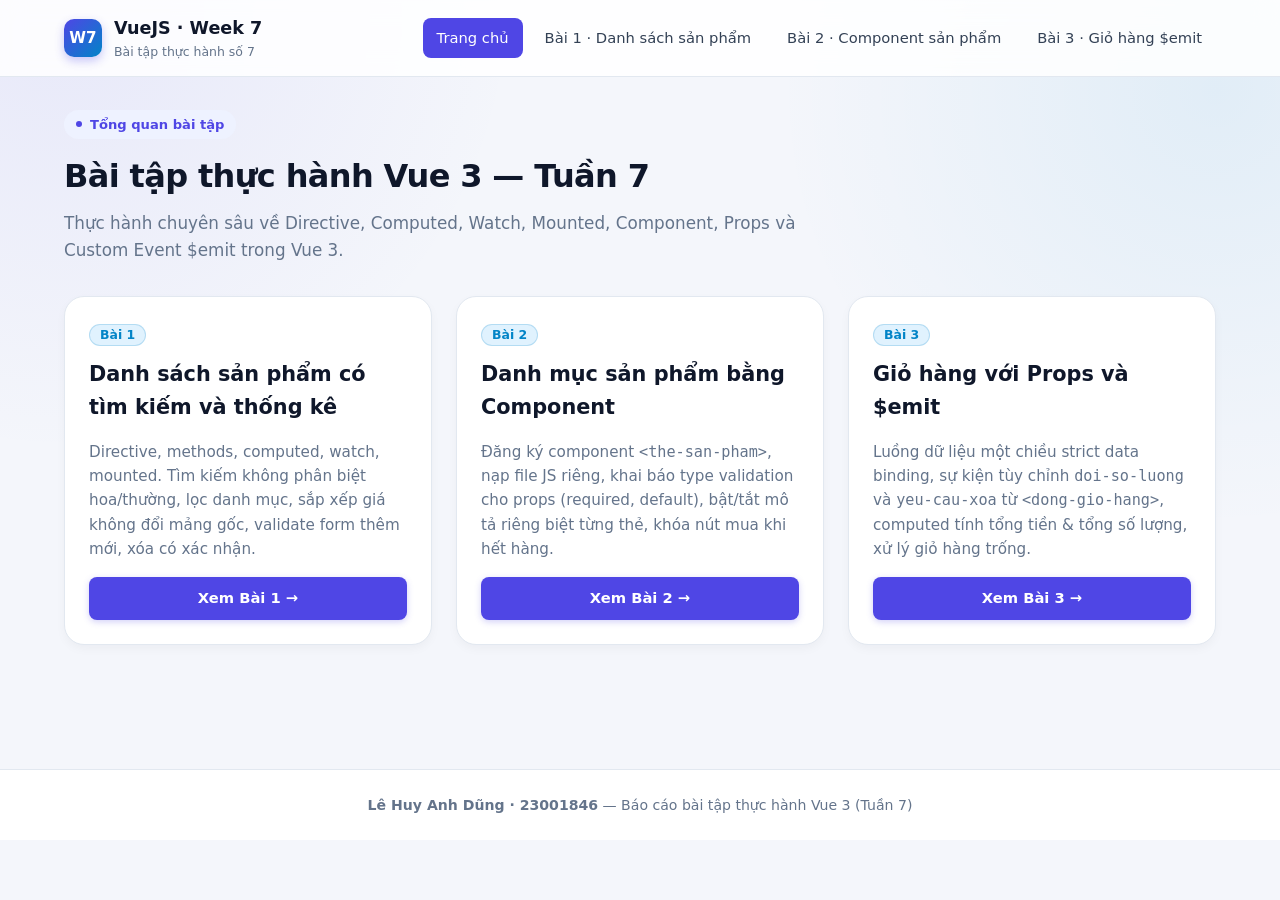
<file: week_7/index.html>
<!DOCTYPE html>
<html lang="vi">
<head>
  <meta charset="UTF-8" />
  <meta name="viewport" content="width=device-width, initial-scale=1.0" />
  <title>Bài tập thực hành Vue 3 · Tuần 7</title>
  <link rel="stylesheet" href="assets/style.css" />
</head>
<body>
  <header class="topbar">
    <div class="topbar__inner">
      <a class="brand" href="index.html">
        <span class="brand__mark">W7</span>
        <span>
          VueJS · Week 7
          <small>Bài tập thực hành số 7</small>
        </span>
      </a>
      <nav class="nav" aria-label="Điều hướng chính">
        <a class="is-active" href="index.html">Trang chủ</a>
        <a href="bai1.html">Bài 1 · Danh sách sản phẩm</a>
        <a href="bai2.html">Bài 2 · Component sản phẩm</a>
        <a href="bai3.html">Bài 3 · Giỏ hàng $emit</a>
      </nav>
    </div>
  </header>

  <main class="page">
    <div class="page-head">
      <span class="eyebrow"><span class="eyebrow__dot"></span>Tổng quan bài tập</span>
      <h1>Bài tập thực hành Vue 3 — Tuần 7</h1>
      <p>
        Thực hành chuyên sâu về Directive, Computed, Watch, Mounted, Component, Props và Custom Event $emit trong Vue 3.
      </p>
    </div>

    <div class="products-grid" style="grid-template-columns: repeat(auto-fit, minmax(320px, 1fr));">
      <!-- Card Bài 1 -->
      <article class="panel" style="margin-bottom: 0; display: flex; flex-direction: column; justify-content: space-between;">
        <div>
          <span class="badge badge--accent" style="margin-bottom: 12px;">Bài 1</span>
          <h2 style="margin: 0 0 8px; font-size: 1.3rem;">Danh sách sản phẩm có tìm kiếm và thống kê</h2>
          <p style="color: var(--muted); font-size: 0.95rem; margin-bottom: 16px;">
            Directive, methods, computed, watch, mounted. Tìm kiếm không phân biệt hoa/thường, lọc danh mục, sắp xếp giá không đổi mảng gốc, validate form thêm mới, xóa có xác nhận.
          </p>
        </div>
        <a class="btn btn--primary" href="bai1.html">Xem Bài 1 &rarr;</a>
      </article>

      <!-- Card Bài 2 -->
      <article class="panel" style="margin-bottom: 0; display: flex; flex-direction: column; justify-content: space-between;">
        <div>
          <span class="badge badge--accent" style="margin-bottom: 12px;">Bài 2</span>
          <h2 style="margin: 0 0 8px; font-size: 1.3rem;">Danh mục sản phẩm bằng Component</h2>
          <p style="color: var(--muted); font-size: 0.95rem; margin-bottom: 16px;">
            Đăng ký component <code>&lt;the-san-pham&gt;</code>, nạp file JS riêng, khai báo type validation cho props (required, default), bật/tắt mô tả riêng biệt từng thẻ, khóa nút mua khi hết hàng.
          </p>
        </div>
        <a class="btn btn--primary" href="bai2.html">Xem Bài 2 &rarr;</a>
      </article>

      <!-- Card Bài 3 -->
      <article class="panel" style="margin-bottom: 0; display: flex; flex-direction: column; justify-content: space-between;">
        <div>
          <span class="badge badge--accent" style="margin-bottom: 12px;">Bài 3</span>
          <h2 style="margin: 0 0 8px; font-size: 1.3rem;">Giỏ hàng với Props và $emit</h2>
          <p style="color: var(--muted); font-size: 0.95rem; margin-bottom: 16px;">
            Luồng dữ liệu một chiều strict data binding, sự kiện tùy chỉnh <code>doi-so-luong</code> và <code>yeu-cau-xoa</code> từ <code>&lt;dong-gio-hang&gt;</code>, computed tính tổng tiền &amp; tổng số lượng, xử lý giỏ hàng trống.
          </p>
        </div>
        <a class="btn btn--primary" href="bai3.html">Xem Bài 3 &rarr;</a>
      </article>
    </div>
  </main>

  <footer class="footer">
    <strong>Lê Huy Anh Dũng · 23001846</strong> — Báo cáo bài tập thực hành Vue 3 (Tuần 7)
  </footer>
</body>
</html>
</file>
<file: week_7/assets/style.css>
/* =========================================================
   Week 7 - Vue 3 Component & Reactive Practice
   Giao diện dùng chung cho Bài 1, Bài 2, Bài 3
   ========================================================= */

*,
*::before,
*::after {
  box-sizing: border-box;
}

:root {
  --bg: #f4f6fb;
  --surface: #ffffff;
  --surface-subtle: #f8fafc;
  --ink: #0f172a;
  --ink-soft: #334155;
  --muted: #64748b;
  --line: #e2e8f0;
  
  --primary: #4f46e5;
  --primary-hover: #4338ca;
  --primary-soft: #eef2ff;
  
  --accent: #0284c7;
  --accent-soft: #e0f2fe;
  
  --success: #10b981;
  --success-soft: #ecfdf5;
  
  --warning: #f59e0b;
  --warning-soft: #fffbeb;
  
  --danger: #ef4444;
  --danger-soft: #fef2f2;
  
  --radius-lg: 20px;
  --radius-md: 12px;
  --radius-sm: 8px;
  
  --shadow-sm: 0 4px 12px -2px rgba(15, 23, 42, 0.05);
  --shadow-md: 0 12px 28px -6px rgba(15, 23, 42, 0.08);
  --shadow-lg: 0 20px 40px -10px rgba(15, 23, 42, 0.12);
}

body {
  min-height: 100vh;
  margin: 0;
  color: var(--ink);
  background:
    radial-gradient(circle at 5% 0%, rgba(79, 70, 229, 0.08), transparent 30%),
    radial-gradient(circle at 95% 10%, rgba(2, 132, 199, 0.08), transparent 30%),
    var(--bg);
  font-family: system-ui, -apple-system, "Segoe UI", Roboto, Helvetica, Arial, sans-serif;
  line-height: 1.6;
  -webkit-font-smoothing: antialiased;
}

[v-cloak] {
  display: none !important;
}

/* --- Layout Structure --- */
.topbar {
  position: sticky;
  top: 0;
  z-index: 50;
  background: rgba(255, 255, 255, 0.85);
  backdrop-filter: blur(12px);
  border-bottom: 1px solid var(--line);
}

.topbar__inner {
  max-width: 1200px;
  margin: 0 auto;
  padding: 14px 24px;
  display: flex;
  align-items: center;
  justify-content: space-between;
  gap: 16px;
  flex-wrap: wrap;
}

.brand {
  display: flex;
  align-items: center;
  gap: 12px;
  text-decoration: none;
  color: var(--ink);
  font-weight: 700;
  font-size: 1.1rem;
}

.brand__mark {
  width: 38px;
  height: 38px;
  border-radius: 10px;
  background: linear-gradient(135deg, var(--primary), var(--accent));
  color: #fff;
  display: flex;
  align-items: center;
  justify-content: center;
  font-weight: 800;
  font-size: 0.95rem;
  box-shadow: 0 4px 10px rgba(79, 70, 229, 0.3);
}

.brand small {
  display: block;
  font-weight: 400;
  font-size: 0.78rem;
  color: var(--muted);
}

.nav {
  display: flex;
  align-items: center;
  gap: 8px;
}

.nav a {
  padding: 8px 14px;
  border-radius: var(--radius-sm);
  color: var(--ink-soft);
  text-decoration: none;
  font-size: 0.92rem;
  font-weight: 500;
  transition: all 0.2s ease;
}

.nav a:hover {
  background: var(--primary-soft);
  color: var(--primary);
}

.nav a.is-active {
  background: var(--primary);
  color: #fff;
}

.page {
  max-width: 1200px;
  margin: 0 auto;
  padding: 32px 24px 64px;
}

.page-head {
  margin-bottom: 32px;
}

.eyebrow {
  display: inline-flex;
  align-items: center;
  gap: 8px;
  padding: 4px 12px;
  background: var(--primary-soft);
  color: var(--primary);
  border-radius: 20px;
  font-size: 0.82rem;
  font-weight: 600;
  margin-bottom: 12px;
}

.eyebrow__dot {
  width: 6px;
  height: 6px;
  border-radius: 50%;
  background: var(--primary);
}

.page-head h1 {
  margin: 0 0 8px;
  font-size: 2rem;
  font-weight: 800;
  letter-spacing: -0.02em;
}

.page-head p {
  margin: 0;
  color: var(--muted);
  font-size: 1.05rem;
  max-width: 760px;
}

/* --- Panel & Cards --- */
.panel {
  background: var(--surface);
  border: 1px solid var(--line);
  border-radius: var(--radius-lg);
  padding: 24px;
  box-shadow: var(--shadow-sm);
  margin-bottom: 24px;
}

.panel__head {
  margin-bottom: 20px;
  padding-bottom: 16px;
  border-bottom: 1px solid var(--line);
  display: flex;
  justify-content: space-between;
  align-items: center;
  flex-wrap: wrap;
  gap: 12px;
}

.panel__title {
  margin: 0;
  font-size: 1.25rem;
  font-weight: 700;
}

/* --- Controls & Form Inputs --- */
.filter-bar {
  display: flex;
  gap: 16px;
  flex-wrap: wrap;
  align-items: flex-end;
  margin-bottom: 24px;
  background: var(--surface);
  padding: 20px;
  border-radius: var(--radius-md);
  border: 1px solid var(--line);
}

.field {
  display: flex;
  flex-direction: column;
  gap: 6px;
  flex: 1;
  min-width: 180px;
}

.field--grow {
  flex: 2;
  min-width: 240px;
}

.field__label {
  font-size: 0.88rem;
  font-weight: 600;
  color: var(--ink-soft);
}

.input, .select, .textarea {
  width: 100%;
  padding: 10px 14px;
  border: 1px solid var(--line);
  border-radius: var(--radius-sm);
  background: var(--surface-subtle);
  color: var(--ink);
  font-size: 0.95rem;
  font-family: inherit;
  transition: border-color 0.2s, box-shadow 0.2s;
}

.input:focus, .select:focus, .textarea:focus {
  outline: none;
  border-color: var(--primary);
  box-shadow: 0 0 0 3px rgba(79, 70, 229, 0.15);
  background: #fff;
}

/* --- Buttons --- */
.btn {
  display: inline-flex;
  align-items: center;
  justify-content: center;
  gap: 8px;
  padding: 10px 18px;
  border-radius: var(--radius-sm);
  font-size: 0.92rem;
  font-weight: 600;
  border: 1px solid transparent;
  cursor: pointer;
  transition: all 0.2s ease;
  text-decoration: none;
  line-height: 1.4;
}

.btn--primary {
  background: var(--primary);
  color: #fff;
  box-shadow: 0 2px 6px rgba(79, 70, 229, 0.25);
}

.btn--primary:hover:not(:disabled) {
  background: var(--primary-hover);
}

.btn--soft {
  background: var(--primary-soft);
  color: var(--primary);
}

.btn--soft:hover:not(:disabled) {
  background: #e0e7ff;
}

.btn--outline {
  border-color: var(--line);
  background: transparent;
  color: var(--ink-soft);
}

.btn--outline:hover:not(:disabled) {
  border-color: var(--muted);
  background: var(--surface-subtle);
}

.btn--danger {
  background: var(--danger-soft);
  color: var(--danger);
  border-color: rgba(239, 68, 68, 0.2);
}

.btn--danger:hover:not(:disabled) {
  background: #fee2e2;
}

.btn--sm {
  padding: 6px 12px;
  font-size: 0.85rem;
}

.btn:disabled {
  opacity: 0.5;
  cursor: not-allowed;
  box-shadow: none;
}

/* --- Badges & Chips --- */
.badge {
  display: inline-flex;
  align-items: center;
  padding: 4px 10px;
  border-radius: 20px;
  font-size: 0.78rem;
  font-weight: 600;
  line-height: 1;
}

.badge--success {
  background: var(--success-soft);
  color: var(--success);
  border: 1px solid rgba(16, 185, 129, 0.2);
}

.badge--danger {
  background: var(--danger-soft);
  color: var(--danger);
  border: 1px solid rgba(239, 68, 68, 0.2);
}

.badge--accent {
  background: var(--accent-soft);
  color: var(--accent);
  border: 1px solid rgba(2, 132, 199, 0.2);
}

/* --- Table Design --- */
.table-wrap {
  overflow-x: auto;
  border: 1px solid var(--line);
  border-radius: var(--radius-md);
  background: var(--surface);
}

.table {
  width: 100%;
  border-collapse: collapse;
  text-align: left;
  font-size: 0.95rem;
}

.table th {
  background: var(--surface-subtle);
  padding: 14px 16px;
  font-weight: 600;
  color: var(--ink-soft);
  border-bottom: 1px solid var(--line);
}

.table td {
  padding: 14px 16px;
  border-bottom: 1px solid var(--line);
  vertical-align: middle;
}

.table tr:last-child td {
  border-bottom: none;
}

.table tr:hover td {
  background: rgba(248, 250, 252, 0.8);
}

/* --- Stats Box --- */
.stats-grid {
  display: grid;
  grid-template-columns: repeat(auto-fit, minmax(220px, 1fr));
  gap: 16px;
  margin-bottom: 24px;
}

.stat-card {
  background: var(--surface);
  border: 1px solid var(--line);
  border-radius: var(--radius-md);
  padding: 18px 20px;
  display: flex;
  flex-direction: column;
}

.stat-card__label {
  font-size: 0.85rem;
  color: var(--muted);
  font-weight: 500;
}

.stat-card__value {
  font-size: 1.5rem;
  font-weight: 700;
  color: var(--ink);
  margin-top: 4px;
}

.stat-card__sub {
  font-size: 0.8rem;
  color: var(--accent);
  margin-top: 4px;
}

/* --- Notice / Alert Box --- */
.alert {
  padding: 12px 16px;
  border-radius: var(--radius-sm);
  font-size: 0.9rem;
  margin-bottom: 20px;
  display: flex;
  align-items: center;
  gap: 10px;
}

.alert--info {
  background: var(--accent-soft);
  color: #0369a1;
  border: 1px solid rgba(2, 132, 199, 0.2);
}

.alert--warning {
  background: var(--warning-soft);
  color: #b45309;
  border: 1px solid rgba(245, 158, 11, 0.2);
}

/* --- Product Cards Grid (Bài 2) --- */
.products-grid {
  display: grid;
  grid-template-columns: repeat(auto-fill, minmax(260px, 1fr));
  gap: 24px;
}

.product-card {
  background: var(--surface);
  border: 1px solid var(--line);
  border-radius: var(--radius-md);
  overflow: hidden;
  display: flex;
  flex-direction: column;
  transition: transform 0.2s, box-shadow 0.2s;
  box-shadow: var(--shadow-sm);
}

.product-card:hover {
  transform: translateY(-4px);
  box-shadow: var(--shadow-md);
}

.product-card__image-wrap {
  height: 180px;
  overflow: hidden;
  position: relative;
  background: var(--surface-subtle);
}

.product-card__image {
  width: 100%;
  height: 100%;
  object-fit: cover;
  transition: transform 0.3s;
}

.product-card:hover .product-card__image {
  transform: scale(1.05);
}

.product-card__badge {
  position: absolute;
  top: 12px;
  right: 12px;
}

.product-card__body {
  padding: 18px;
  display: flex;
  flex-direction: column;
  flex: 1;
}

.product-card__title {
  margin: 0 0 8px;
  font-size: 1.1rem;
  font-weight: 700;
}

.product-card__price {
  font-size: 1.15rem;
  font-weight: 800;
  color: var(--primary);
  margin-bottom: 12px;
}

.product-card__stock {
  font-size: 0.85rem;
  color: var(--muted);
  margin-bottom: 14px;
}

.product-card__desc {
  font-size: 0.88rem;
  color: var(--ink-soft);
  background: var(--surface-subtle);
  padding: 12px;
  border-radius: var(--radius-sm);
  margin-bottom: 16px;
  border: 1px dashed var(--line);
}

.product-card__actions {
  margin-top: auto;
  display: flex;
  gap: 8px;
}

/* --- Cart Component (Bài 3) --- */
.cart-qty-control {
  display: flex;
  align-items: center;
  gap: 6px;
}

.cart-qty-control input {
  width: 54px;
  text-align: center;
  padding: 6px;
}

.empty-state {
  text-align: center;
  padding: 48px 24px;
  color: var(--muted);
}

.empty-state__icon {
  font-size: 3rem;
  margin-bottom: 12px;
  display: block;
}

.footer {
  margin-top: 60px;
  padding: 24px;
  text-align: center;
  color: var(--muted);
  font-size: 0.88rem;
  border-top: 1px solid var(--line);
  background: var(--surface);
}

/* --- Responsive Adjustments --- */
@media (max-width: 640px) {
  .topbar__inner {
    flex-direction: column;
    align-items: flex-start;
  }
  .filter-bar {
    flex-direction: column;
  }
  .field {
    width: 100%;
  }
}
</file>
